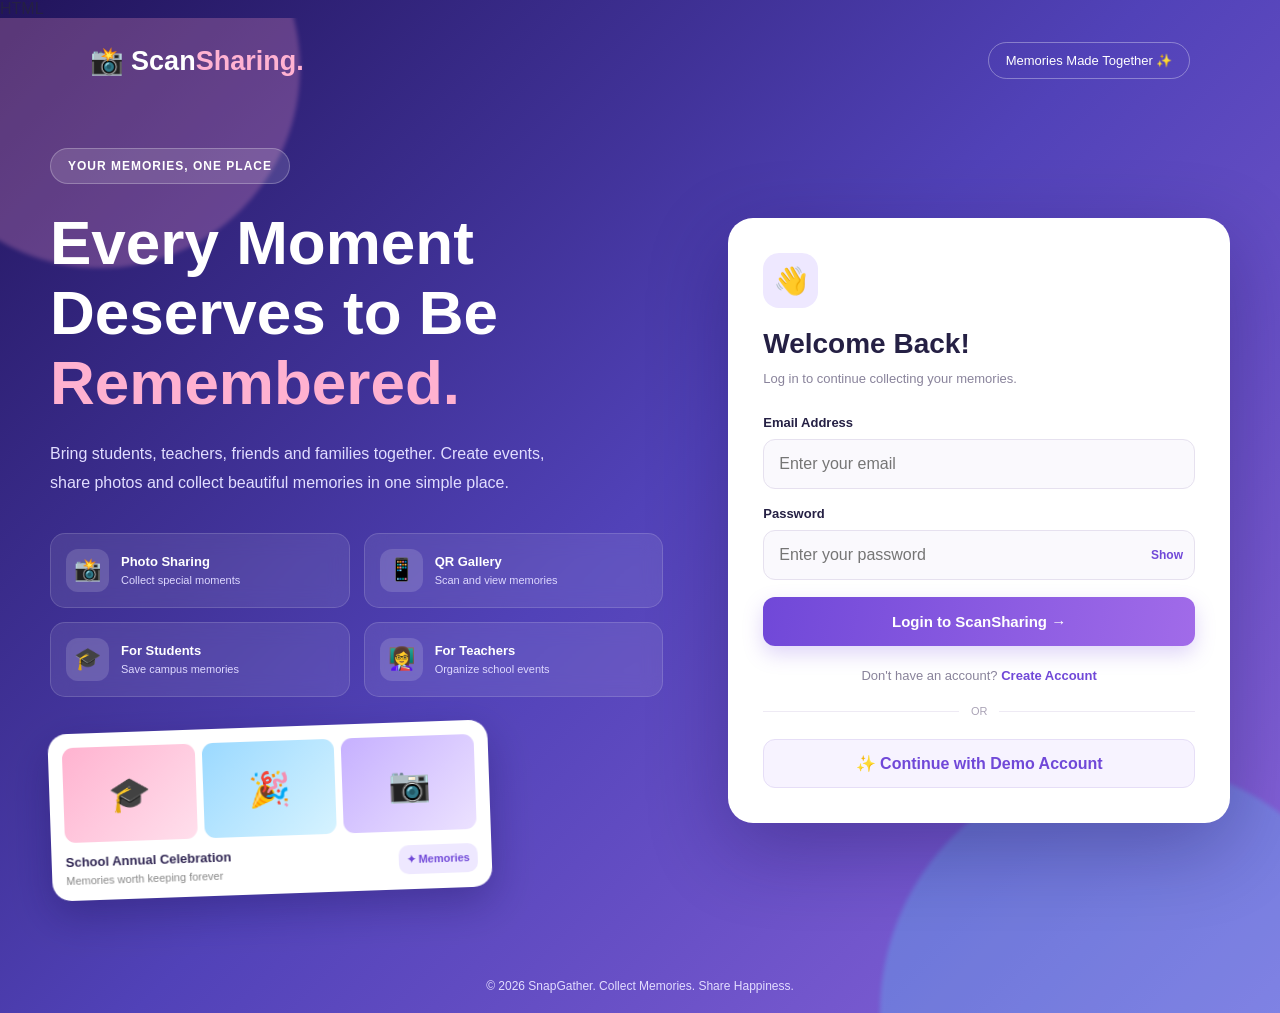
<file: index.html>
HTML

<!DOCTYPE html>
<html lang="en">
<head>
<meta charset="UTF-8">
<meta name="viewport" content="width=device-width, initial-scale=1.0">
<title>ScanSharing | Welcome</title>

<style>
* {
    margin: 0;
    padding: 0;
    box-sizing: border-box;
}

body {
    font-family: Arial, sans-serif;
    min-height: 100vh;
    color: #252044;
    background: linear-gradient(135deg, #21145b, #5142b8, #8b65db);
    overflow-x: hidden;
}

button, input {
    font: inherit;
}

.page {
    min-height: 100vh;
    position: relative;
    overflow: hidden;
}

.blob {
    position: absolute;
    border-radius: 50%;
    filter: blur(2px);
    opacity: .25;
    pointer-events: none;
}

.blob-one {
    width: 400px;
    height: 400px;
    background: #ff9fc9;
    top: -150px;
    left: -100px;
}

.blob-two {
    width: 500px;
    height: 500px;
    background: #5ed9ff;
    bottom: -250px;
    right: -100px;
}

.navbar {
    position: relative;
    z-index: 2;
    display: flex;
    justify-content: space-between;
    align-items: center;
    padding: 24px 7%;
    color: white;
}

.logo {
    font-size: 27px;
    font-weight: 900;
}

.logo span {
    color: #ffb2d2;
}

.nav-tag {
    padding: 10px 17px;
    border: 1px solid #ffffff55;
    border-radius: 30px;
    color: white;
    font-size: 13px;
}

.main {
    position: relative;
    z-index: 1;
    max-width: 1250px;
    margin: auto;
    padding: 45px 35px 65px;
    display: grid;
    grid-template-columns: 1.1fr .9fr;
    gap: 65px;
    align-items: center;
}

/* LEFT SECTION */

.hero {
    color: white;
}

.hero-tag {
    display: inline-block;
    background: #ffffff20;
    border: 1px solid #ffffff40;
    border-radius: 30px;
    padding: 10px 17px;
    font-size: 12px;
    letter-spacing: 1px;
    font-weight: bold;
    margin-bottom: 24px;
}

.hero h1 {
    font-size: clamp(38px, 5vw, 62px);
    line-height: 1.13;
    margin-bottom: 22px;
}

.hero h1 span {
    color: #ffb1d0;
}

.hero > p {
    color: #e1ddff;
    font-size: 16px;
    line-height: 1.8;
    max-width: 500px;
}

.hero-features {
    display: grid;
    grid-template-columns: 1fr 1fr;
    gap: 14px;
    margin-top: 35px;
}

.feature {
    display: flex;
    align-items: center;
    gap: 12px;
    background: #ffffff16;
    border: 1px solid #ffffff25;
    padding: 15px;
    border-radius: 15px;
    backdrop-filter: blur(10px);
}

.feature-icon {
    width: 43px;
    height: 43px;
    display: grid;
    place-items: center;
    border-radius: 12px;
    background: #ffffff25;
    font-size: 22px;
}

.feature strong {
    font-size: 13px;
    display: block;
}

.feature small {
    display: block;
    color: #ded9ff;
    font-size: 11px;
    margin-top: 5px;
}

/* FLOATING CARDS */

.memory-card {
    margin-top: 30px;
    max-width: 440px;
    background: #ffffff;
    padding: 14px;
    border-radius: 19px;
    color: #302653;
    box-shadow: 0 15px 40px #160c4b50;
    transform: rotate(-2deg);
}

.memory-photos {
    display: grid;
    grid-template-columns: 1fr 1fr 1fr;
    gap: 7px;
    margin-bottom: 12px;
}

.memory-photo {
    height: 95px;
    border-radius: 11px;
    display: grid;
    place-items: center;
    font-size: 34px;
}

.memory-photo:nth-child(1) {
    background: linear-gradient(135deg,#ffb3d0,#ffdfec);
}

.memory-photo:nth-child(2) {
    background: linear-gradient(135deg,#9bd9ff,#d6f3ff);
}

.memory-photo:nth-child(3) {
    background: linear-gradient(135deg,#c6b0ff,#ece2ff);
}

.memory-info {
    display: flex;
    justify-content: space-between;
    align-items: center;
    gap: 10px;
}

.memory-info strong {
    font-size: 13px;
}

.memory-info small {
    display: block;
    color: #888;
    margin-top: 5px;
    font-size: 11px;
}

.memory-count {
    background: #eee8ff;
    color: #7048d8;
    padding: 8px;
    border-radius: 10px;
    font-size: 11px;
    font-weight: bold;
}

/* LOGIN PANEL */

.login-card {
    background: #ffffff;
    border-radius: 25px;
    padding: 35px;
    box-shadow: 0 25px 80px #150b4950;
}

.card-icon {
    width: 55px;
    height: 55px;
    display: grid;
    place-items: center;
    background: #eee8ff;
    border-radius: 16px;
    font-size: 27px;
    margin-bottom: 20px;
}

.login-card h2 {
    font-size: 28px;
    margin-bottom: 9px;
}

.subtitle {
    color: #89839b;
    font-size: 13px;
    line-height: 1.6;
    margin-bottom: 25px;
}

.form-group {
    margin-bottom: 17px;
}

.form-group label {
    display: block;
    font-size: 13px;
    font-weight: bold;
    margin-bottom: 9px;
}

.form-group input {
    width: 100%;
    padding: 15px;
    border: 1px solid #e6e1ef;
    border-radius: 12px;
    outline: none;
    color: #302747;
    background: #faf9fd;
    transition: .2s;
}

.form-group input:focus {
    border-color: #8058e4;
    box-shadow: 0 0 0 3px #8058e41a;
}

.password-wrap {
    position: relative;
}

.password-wrap input {
    padding-right: 65px;
}

.show-password {
    position: absolute;
    right: 12px;
    top: 50%;
    transform: translateY(-50%);
    border: 0;
    background: transparent;
    color: #7048d8;
    cursor: pointer;
    font-size: 12px;
    font-weight: bold;
}

.submit-btn {
    width: 100%;
    border: none;
    padding: 16px;
    border-radius: 12px;
    background: linear-gradient(100deg,#7048d8,#a16be9);
    color: white;
    font-size: 15px;
    font-weight: bold;
    cursor: pointer;
    box-shadow: 0 8px 20px #8058e440;
    transition: .2s;
}

.submit-btn:hover {
    transform: translateY(-2px);
    box-shadow: 0 12px 25px #8058e460;
}

.switch-text {
    text-align: center;
    color: #89839b;
    font-size: 13px;
    margin-top: 22px;
}

.switch-text button {
    border: none;
    background: none;
    color: #7048d8;
    font-weight: bold;
    cursor: pointer;
}

.divider {
    display: flex;
    align-items: center;
    gap: 12px;
    color: #aaa3b6;
    font-size: 11px;
    margin: 22px 0;
}

.divider::before,
.divider::after {
    content: "";
    flex: 1;
    height: 1px;
    background: #eeeaf4;
}

.demo-btn {
    width: 100%;
    padding: 14px;
    border: 1px solid #e6def7;
    border-radius: 12px;
    color: #7048d8;
    background: #f7f3ff;
    font-weight: bold;
    cursor: pointer;
}

.demo-btn:hover {
    background: #eee8ff;
}

.message {
    margin-top: 14px;
    font-size: 13px;
    line-height: 1.5;
    text-align: center;
}

.error {
    color: #d9364f;
}

.success {
    color: #16834d;
}

.footer {
    position: relative;
    z-index: 1;
    text-align: center;
    padding: 20px;
    color: #e3ddff;
    font-size: 12px;
}

/* RESPONSIVE */

@media(max-width: 900px) {
    .main {
        grid-template-columns: 1fr;
        max-width: 650px;
        gap: 45px;
    }

    .hero h1 {
        font-size: 43px;
    }

    .memory-card {
        max-width: 100%;
    }
}

@media(max-width: 500px) {
    .navbar {
        padding: 20px;
    }

    .main {
        padding: 25px 16px 45px;
        gap: 35px;
    }

    .hero h1 {
        font-size: 36px;
    }

    .hero-features {
        grid-template-columns: 1fr;
    }

    .login-card {
        padding: 24px 19px;
    }

    .login-card h2 {
        font-size: 24px;
    }

    .nav-tag {
        font-size: 10px;
        padding: 8px;
    }
}
</style>
</head>

<body>

<div class="page">

<div class="blob blob-one"></div>
<div class="blob blob-two"></div>

<header class="navbar">
    <div class="logo">📸 Scan<span>Sharing.</span></div>
    <div class="nav-tag">Memories Made Together ✨</div>
</header>

<main class="main">

    <!-- LEFT SIDE -->
    <section class="hero">

        <div class="hero-tag">
            YOUR MEMORIES, ONE PLACE
        </div>

        <h1>
            Every Moment<br>
            Deserves to Be<br>
            <span>Remembered.</span>
        </h1>

        <p>
            Bring students, teachers, friends and families together.
            Create events, share photos and collect beautiful memories
            in one simple place.
        </p>

        <div class="hero-features">

            <div class="feature">
                <div class="feature-icon">📸</div>
                <div>
                    <strong>Photo Sharing</strong>
                    <small>Collect special moments</small>
                </div>
            </div>

            <div class="feature">
                <div class="feature-icon">📱</div>
                <div>
                    <strong>QR Gallery</strong>
                    <small>Scan and view memories</small>
                </div>
            </div>

            <div class="feature">
                <div class="feature-icon">🎓</div>
                <div>
                    <strong>For Students</strong>
                    <small>Save campus memories</small>
                </div>
            </div>

            <div class="feature">
                <div class="feature-icon">👩‍🏫</div>
                <div>
                    <strong>For Teachers</strong>
                    <small>Organize school events</small>
                </div>
            </div>

        </div>

        <div class="memory-card">
            <div class="memory-photos">
                <div class="memory-photo">🎓</div>
                <div class="memory-photo">🎉</div>
                <div class="memory-photo">📷</div>
            </div>

            <div class="memory-info">
                <div>
                    <strong>School Annual Celebration</strong>
                    <small>Memories worth keeping forever</small>
                </div>
                <div class="memory-count">✦ Memories</div>
            </div>
        </div>

    </section>


    <!-- RIGHT SIDE LOGIN CARD -->
    <section class="login-card">

        <div class="card-icon">👋</div>

        <h2 id="formTitle">Welcome Back!</h2>

        <p class="subtitle" id="formSubtitle">
            Log in to continue collecting your memories.
        </p>

        <form id="authForm">

            <div class="form-group" id="nameGroup" style="display:none;">
                <label for="name">Full Name</label>
                <input
                    type="text"
                    id="name"
                    placeholder="Enter your full name"
                    autocomplete="name"
                >
            </div>

            <div class="form-group">
                <label for="email">Email Address</label>
                <input
                    type="email"
                    id="email"
                    placeholder="Enter your email"
                    required
                    autocomplete="email"
                >
            </div>

            <div class="form-group">
                <label for="password">Password</label>
                <div class="password-wrap">
                    <input
                        type="password"
                        id="password"
                        placeholder="Enter your password"
                        required
                        autocomplete="current-password"
                    >
                    <button
                        type="button"
                        class="show-password"
                        onclick="togglePassword()"
                    >Show</button>
                </div>
            </div>

            <button type="submit" class="submit-btn" id="submitBtn">
                Login to ScanSharing →
            </button>

        </form>

        <div id="message" class="message"></div>

        <p class="switch-text">
            <span id="switchLabel">Don't have an account?</span>
            <button type="button" id="switchBtn">Create Account</button>
        </p>

        <div class="divider">OR</div>

        <button type="button" class="demo-btn" id="demoBtn">
            ✨ Continue with Demo Account
        </button>

    </section>

</main>

<footer class="footer">
    © 2026 SnapGather. Collect Memories. Share Happiness.
</footer>

</div>

<script>

// ===================================
// SNAPGATHER LOGIN AND SIGNUP
// ===================================

let isSignup = false;

const authForm = document.getElementById("authForm");
const formTitle = document.getElementById("formTitle");
const formSubtitle = document.getElementById("formSubtitle");
const nameGroup = document.getElementById("nameGroup");
const nameInput = document.getElementById("name");
const emailInput = document.getElementById("email");
const passwordInput = document.getElementById("password");
const submitBtn = document.getElementById("submitBtn");
const switchBtn = document.getElementById("switchBtn");
const switchLabel = document.getElementById("switchLabel");
const message = document.getElementById("message");

// Get registered accounts
function getAccounts() {
    try {
        const accounts = JSON.parse(
            localStorage.getItem("snapGatherAccounts") || "[]"
        );

        return Array.isArray(accounts) ? accounts : [];
    } catch (error) {
        return [];
    }
}

// Save accounts
function saveAccounts(accounts) {
    localStorage.setItem(
        "snapGatherAccounts",
        JSON.stringify(accounts)
    );
}

// Switch login/signup
switchBtn.addEventListener("click", function() {

    isSignup = !isSignup;

    message.textContent = "";
    message.className = "message";

    if (isSignup) {

        formTitle.textContent = "Create Your Account";
        formSubtitle.textContent =
            "Join SnapGather and start collecting memories.";

        nameGroup.style.display = "block";
        nameInput.required = true;

        submitBtn.textContent = "Create My Account →";
        switchLabel.textContent = "Already have an account?";
        switchBtn.textContent = "Login";

    } else {

        formTitle.textContent = "Welcome Back!";
        formSubtitle.textContent =
            "Log in to continue collecting your memories.";

        nameGroup.style.display = "none";
        nameInput.required = false;

        submitBtn.textContent = "Login to SnapGather →";
        switchLabel.textContent = "Don't have an account?";
        switchBtn.textContent = "Create Account";
    }

});

// Login / Signup
authForm.addEventListener("submit", function(e) {

    e.preventDefault();

    const email = emailInput.value.trim().toLowerCase();
    const password = passwordInput.value;
    const name = nameInput.value.trim();

    if (isSignup) {

        if (!name) {
            showMessage("Please enter your full name.", "error");
            return;
        }

        const accounts = getAccounts();

        const exists = accounts.some(
            account => account.email.toLowerCase() === email
        );

        if (exists) {
            showMessage(
                "This email is already registered. Please login.",
                "error"
            );
            return;
        }

        const newAccount = {
            name: name,
            email: email,
            password: password
        };

        accounts.push(newAccount);

        try {
            saveAccounts(accounts);
        } catch (error) {
            showMessage("Could not save your account. Browser storage may be full.", "error");
            return;
        }

        showMessage("Account created successfully!", "success");

        localStorage.setItem(
            "snapGatherCurrentUser",
            JSON.stringify({
                name: name,
                email: email
            })
        );

        setTimeout(function() {
            window.location.href = "dashboard.html";
        }, 500);

    } else {

        const accounts = getAccounts();

        const account = accounts.find(
            item =>
                item.email.toLowerCase() === email &&
                item.password === password
        );

        if (!account) {
            showMessage(
                "Incorrect email or password. Please try again.",
                "error"
            );
            return;
        }

        localStorage.setItem(
            "snapGatherCurrentUser",
            JSON.stringify({
                name: account.name,
                email: account.email
            })
        );

        window.location.href = "dashboard.html";
    }

});

// Demo login
document.getElementById("demoBtn").addEventListener("click", function() {

    localStorage.setItem(
        "snapGatherCurrentUser",
        JSON.stringify({
            name: "Demo User",
            email: "demo@snapgather.com"
        })
    );

    window.location.href = "dashboard.html";

});

// Show messages
function showMessage(text, type) {
    message.textContent = text;
    message.className = "message " + type;
}

// Show / hide password
function togglePassword() {

    if (passwordInput.type === "password") {
        passwordInput.type = "text";
        document.querySelector(".show-password").textContent = "Hide";
    } else {
        passwordInput.type = "password";
        document.querySelector(".show-password").textContent = "Show";
    }

}

</script>

</body>
</html>
</file>
